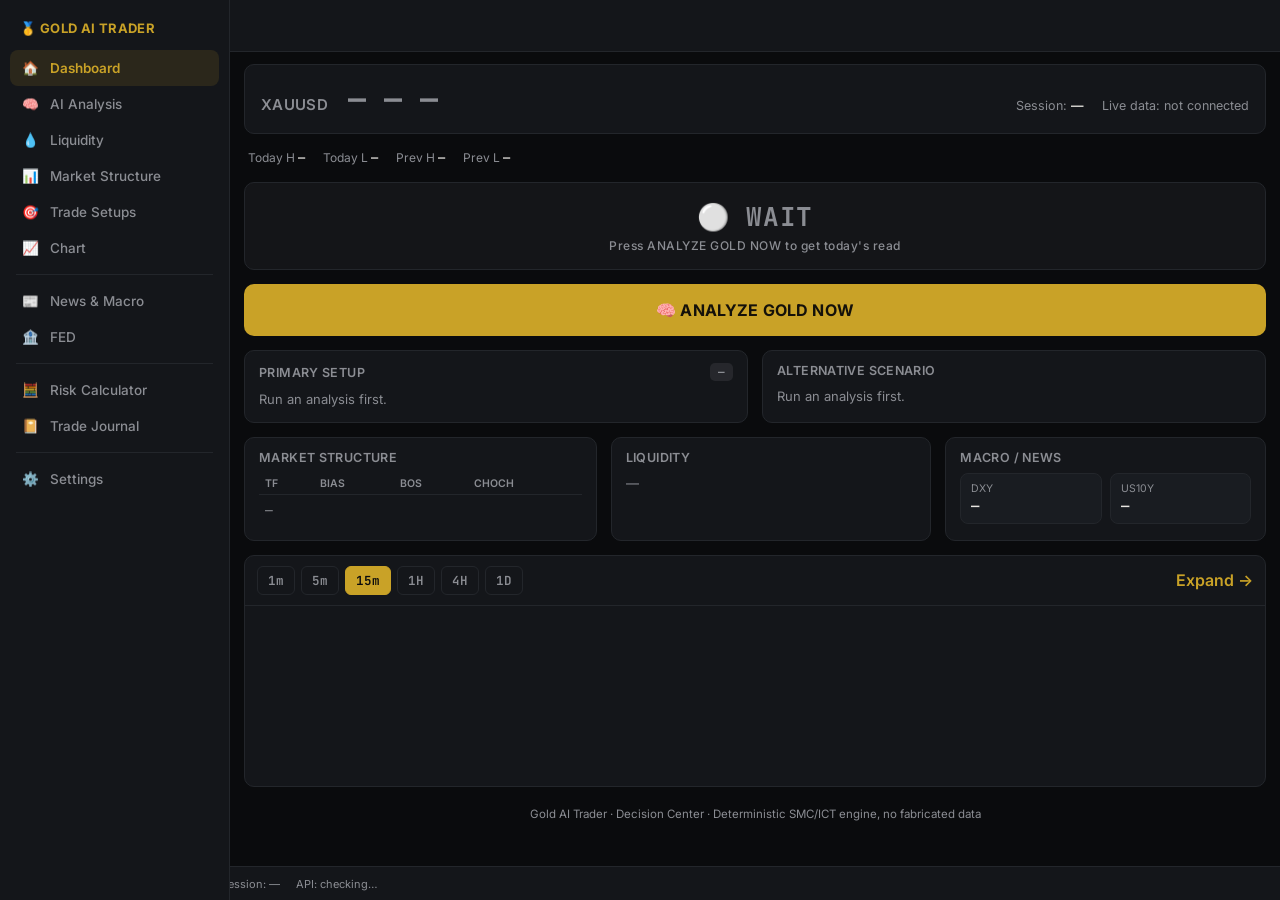
<file: index.html>
<!DOCTYPE html>
<html lang="en" dir="ltr">
<head>
<meta charset="UTF-8" />
<meta name="viewport" content="width=device-width, initial-scale=1, viewport-fit=cover, maximum-scale=1, user-scalable=no" />
<title>Gold AI Trader — Dashboard</title>
<meta name="description" content="XAUUSD SMC/ICT decision center" />

<link rel="manifest" href="manifest.json" />
<meta name="theme-color" content="#0A0B0D" />
<link rel="apple-touch-icon" href="icons/icon-192.png" />
<meta name="apple-mobile-web-app-capable" content="yes" />
<meta name="apple-mobile-web-app-status-bar-style" content="black-translucent" />
<meta name="apple-mobile-web-app-title" content="Gold AI" />

<link rel="stylesheet" href="styles.css" />
</head>
<body>

<div class="app-shell">

  <!-- ============ TOP TICKER ============ -->
  <section class="ticker" id="ticker">
    <span class="ticker__symbol">XAUUSD</span>
    <span class="ticker__price is-stale" id="price">— — —</span>
    <span class="ticker__change" id="change"></span>
    <div class="ticker__meta">
      <span>Session: <strong id="session">—</strong></span>
      <span id="data-source-note">Live data: not connected</span>
    </div>
  </section>

  <!-- ============ SLIM MARKET OVERVIEW STRIP ============ -->
  <div class="overview-strip" id="overview-strip">
    <span>Today H <strong id="day-high">—</strong></span>
    <span>Today L <strong id="day-low">—</strong></span>
    <span>Prev H <strong id="pdh">—</strong></span>
    <span>Prev L <strong id="pdl">—</strong></span>
  </div>

  <!-- ============ CURRENT ACTION (biggest visual element after price) ============ -->
  <div class="current-action wait" id="current-action">
    ⚪ WAIT
    <div class="sub" id="current-action-sub">Press ANALYZE GOLD NOW to get today's read</div>
  </div>

  <button class="analyze-btn" id="analyze-btn">🧠 ANALYZE GOLD NOW</button>

  <!-- ============ PRIMARY + ALTERNATIVE SETUP ============ -->
  <div class="scenario-grid" style="grid-template-columns:1fr 1fr;">
    <div class="compact-card">
      <h3>Primary Setup <span class="setup-score-badge grade-NOTRADE" id="primary-grade">—</span></h3>
      <div id="primary-setup-body" class="empty-state">Run an analysis first.</div>
    </div>
    <div class="compact-card">
      <h3>Alternative Scenario</h3>
      <div id="alt-setup-body" class="empty-state">Run an analysis first.</div>
    </div>
  </div>

  <!-- ============ STRUCTURE + LIQUIDITY + MACRO ============ -->
  <div class="scenario-grid" style="grid-template-columns:1.1fr 1fr 1fr;">
    <div class="compact-card">
      <h3>Market Structure</h3>
      <table class="structure-table" id="structure-mini-table">
        <thead><tr><th>TF</th><th>Bias</th><th>BOS</th><th>CHoCH</th></tr></thead>
        <tbody><tr><td colspan="4" class="empty-state">—</td></tr></tbody>
      </table>
    </div>
    <div class="compact-card">
      <h3>Liquidity</h3>
      <div id="liquidity-mini-body" class="empty-state">—</div>
    </div>
    <div class="compact-card">
      <h3>Macro / News</h3>
      <div class="macro-strip" id="macro-mini-strip">
        <div class="macro-chip"><div class="label">DXY</div><div class="value" id="dxy-value">—</div></div>
        <div class="macro-chip"><div class="label">US10Y</div><div class="value" id="us10y-value">—</div></div>
      </div>
      <div id="news-risk-mini"></div>
    </div>
  </div>

  <!-- ============ SMALL CHART (visual confirmation only, capped height) ============ -->
  <div class="panel">
    <div class="chart-panel__head">
      <div class="tf-group" id="tf-group">
        <button class="tf-btn" data-tf="1">1m</button>
        <button class="tf-btn" data-tf="5">5m</button>
        <button class="tf-btn active" data-tf="15">15m</button>
        <button class="tf-btn" data-tf="60">1H</button>
        <button class="tf-btn" data-tf="240">4H</button>
        <button class="tf-btn" data-tf="D">1D</button>
      </div>
      <a class="nav-link" href="chart.html">Expand →</a>
    </div>
    <div class="dashboard-chart-wrap"><div id="tv-chart"></div></div>
  </div>

  <footer class="app-footer">Gold AI Trader · Decision Center · Deterministic SMC/ICT engine, no fabricated data</footer>
</div>

<script src="https://s3.tradingview.com/tv.js"></script>
<script src="smc-engine.js"></script>
<script src="data.js"></script>
<script src="layout.js"></script>
<script src="app.js"></script>

<script>
Layout.mount('dashboard');
if ('serviceWorker' in navigator) {
  window.addEventListener('load', () => navigator.serviceWorker.register('sw.js').catch(() => {}));
}
</script>
</body>
</html>
</file>
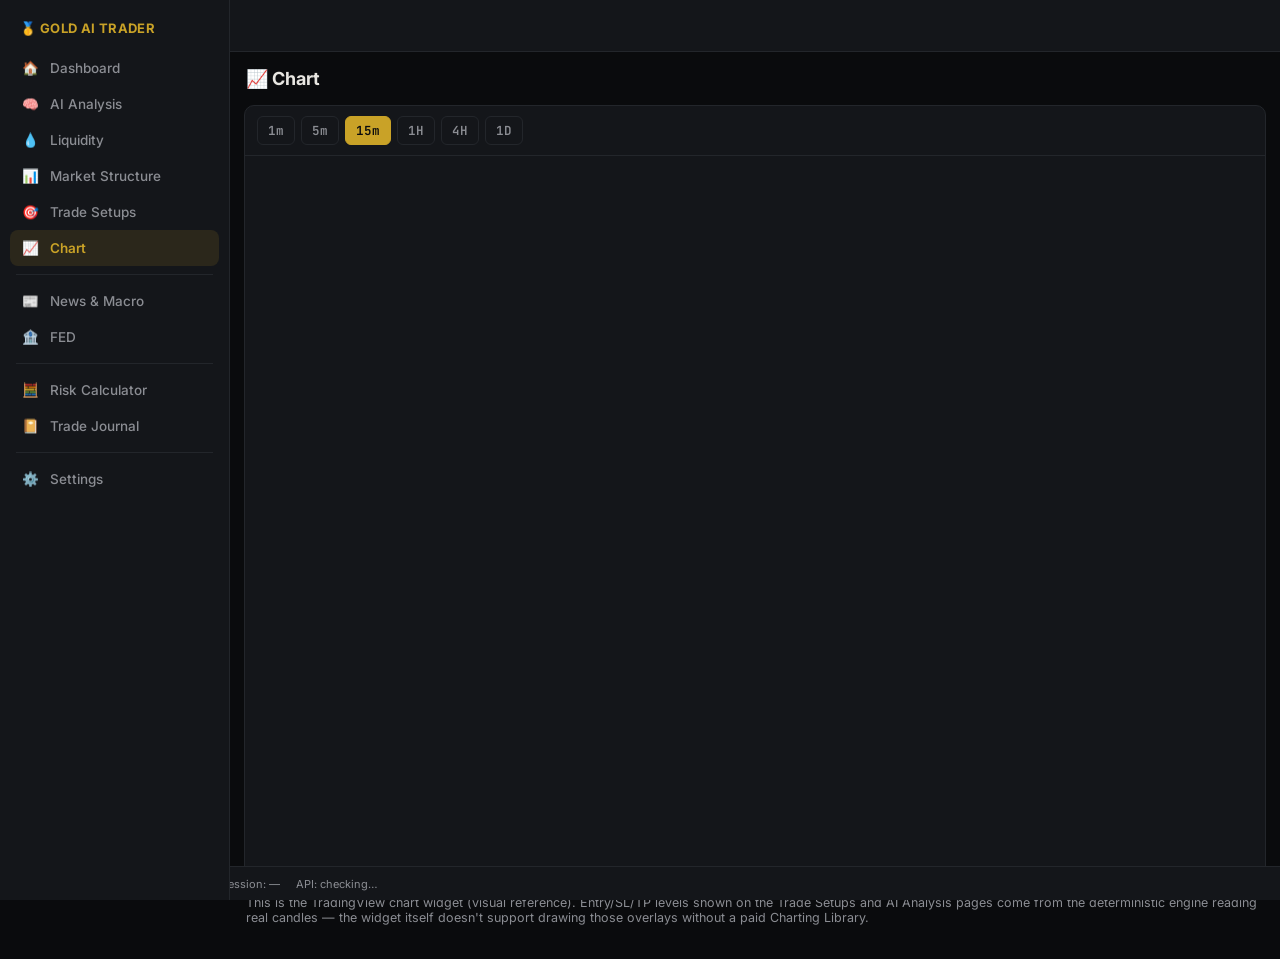
<file: chart.html>
<!DOCTYPE html>
<html lang="en" dir="ltr">
<head>
<meta charset="UTF-8" />
<meta name="viewport" content="width=device-width, initial-scale=1, viewport-fit=cover, maximum-scale=1, user-scalable=no" />
<title>Gold AI Trader — Chart</title>
<link rel="manifest" href="manifest.json" />
<meta name="theme-color" content="#0A0B0D" />
<link rel="apple-touch-icon" href="icons/icon-192.png" />
<meta name="apple-mobile-web-app-capable" content="yes" />
<link rel="stylesheet" href="styles.css" />
<style>#tv-chart-full { height: calc(100vh - var(--topbar-height) - var(--statusbar-height) - 90px); min-height: 420px; }</style>
</head>
<body>
<div class="app-shell">
  <div class="page-title">📈 Chart</div>
  <div class="panel chart-panel">
    <div class="chart-panel__head">
      <div class="tf-group" id="tf-group">
        <button class="tf-btn" data-tf="1">1m</button>
        <button class="tf-btn" data-tf="5">5m</button>
        <button class="tf-btn active" data-tf="15">15m</button>
        <button class="tf-btn" data-tf="60">1H</button>
        <button class="tf-btn" data-tf="240">4H</button>
        <button class="tf-btn" data-tf="D">1D</button>
      </div>
    </div>
    <div id="tv-chart-full"></div>
  </div>
  <p class="page-subtitle">This is the TradingView chart widget (visual reference). Entry/SL/TP levels shown on the Trade Setups and AI Analysis pages come from the deterministic engine reading real candles — the widget itself doesn't support drawing those overlays without a paid Charting Library.</p>
</div>
<script src="https://s3.tradingview.com/tv.js"></script>
<script src="smc-engine.js"></script>
<script src="data.js"></script>
<script src="layout.js"></script>
<script>
Layout.mount('chart');
if ('serviceWorker' in navigator) window.addEventListener('load', () => navigator.serviceWorker.register('sw.js').catch(() => {}));

function mountChart(interval) {
  document.getElementById('tv-chart-full').innerHTML = '';
  new TradingView.widget({
    autosize: true, symbol: 'OANDA:XAUUSD', interval, timezone: 'Etc/UTC', theme: 'dark', style: '1',
    locale: 'en', toolbar_bg: '#14161A', enable_publishing: false, hide_top_toolbar: false, hide_legend: false,
    save_image: false, container_id: 'tv-chart-full', backgroundColor: '#14161A', gridColor: 'rgba(255,255,255,0.05)'
  });
}
mountChart('15');
document.getElementById('tf-group').addEventListener('click', (e) => {
  const btn = e.target.closest('.tf-btn');
  if (!btn) return;
  document.querySelectorAll('.tf-btn').forEach(b => b.classList.remove('active'));
  btn.classList.add('active');
  mountChart(btn.dataset.tf);
});
</script>
</body>
</html>
</file>
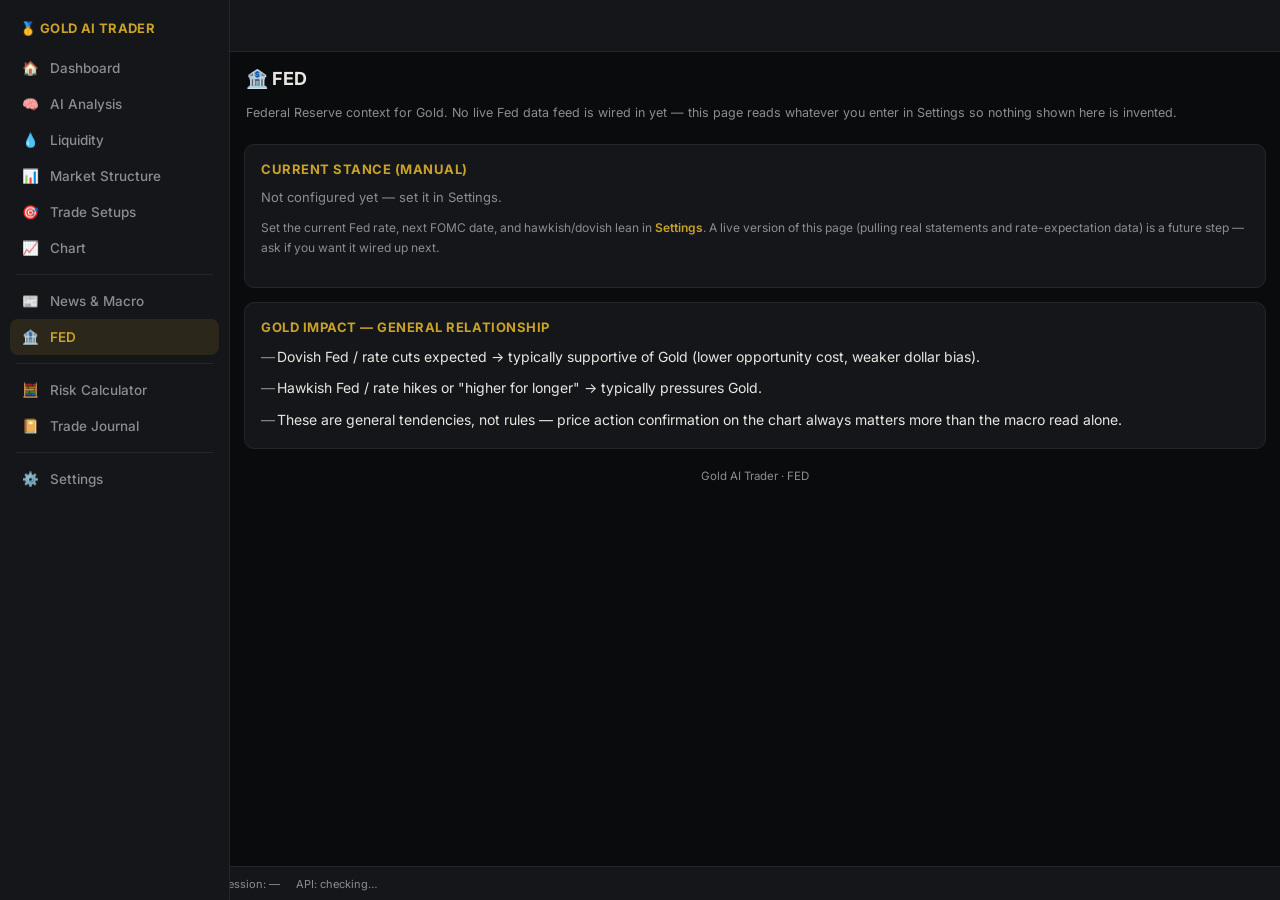
<file: fed.html>
<!DOCTYPE html>
<html lang="en" dir="ltr">
<head>
<meta charset="UTF-8" />
<meta name="viewport" content="width=device-width, initial-scale=1, viewport-fit=cover, maximum-scale=1, user-scalable=no" />
<title>Gold AI Trader — FED</title>
<link rel="manifest" href="manifest.json" />
<meta name="theme-color" content="#0A0B0D" />
<link rel="apple-touch-icon" href="icons/icon-192.png" />
<meta name="apple-mobile-web-app-capable" content="yes" />
<link rel="stylesheet" href="styles.css" />
</head>
<body>
<div class="app-shell">
  <div class="page-title">🏦 FED</div>
  <div class="page-subtitle">Federal Reserve context for Gold. No live Fed data feed is wired in yet — this page reads whatever you enter in Settings so nothing shown here is invented.</div>

  <div class="panel narrative-panel">
    <h2>Current stance (manual)</h2>
    <div id="fed-body" class="empty-state">Loading…</div>
    <p style="font-size:12px; color:var(--text-dim); margin-top:10px;">
      Set the current Fed rate, next FOMC date, and hawkish/dovish lean in
      <a class="nav-link" href="settings.html">Settings</a>. A live version of this page
      (pulling real statements and rate-expectation data) is a future step — ask if you want
      it wired up next.
    </p>
  </div>

  <div class="panel narrative-panel">
    <h2>Gold impact — general relationship</h2>
    <ul class="narrative-list">
      <li>Dovish Fed / rate cuts expected → typically supportive of Gold (lower opportunity cost, weaker dollar bias).</li>
      <li>Hawkish Fed / rate hikes or "higher for longer" → typically pressures Gold.</li>
      <li>These are general tendencies, not rules — price action confirmation on the chart always matters more than the macro read alone.</li>
    </ul>
  </div>

  <footer class="app-footer">Gold AI Trader · FED</footer>
</div>
<script src="smc-engine.js"></script>
<script src="data.js"></script>
<script src="layout.js"></script>
<script>
Layout.mount('fed');
if ('serviceWorker' in navigator) window.addEventListener('load', () => navigator.serviceWorker.register('sw.js').catch(() => {}));

function load() {
  const raw = localStorage.getItem('goldAiTrader.fedContext');
  const box = document.getElementById('fed-body');
  if (!raw) { box.textContent = 'Not configured yet — set it in Settings.'; return; }
  try {
    const fed = JSON.parse(raw);
    box.innerHTML = `
      <div class="liquidity-row"><span>Current Fed Funds Rate</span><span class="val">${fed.rate || '—'}</span></div>
      <div class="liquidity-row"><span>Next FOMC</span><span class="val">${fed.nextFomc || '—'}</span></div>
      <div class="liquidity-row"><span>Bias</span><span class="val">${fed.bias || '—'}</span></div>
      <div class="liquidity-row"><span>Notes</span><span class="val">${fed.notes || '—'}</span></div>`;
  } catch (e) { box.textContent = 'Not configured yet — set it in Settings.'; }
  Layout.setStatusBar({ apiOk: true, lastUpdateText: 'just now' });
}
load();
</script>
</body>
</html>
</file>
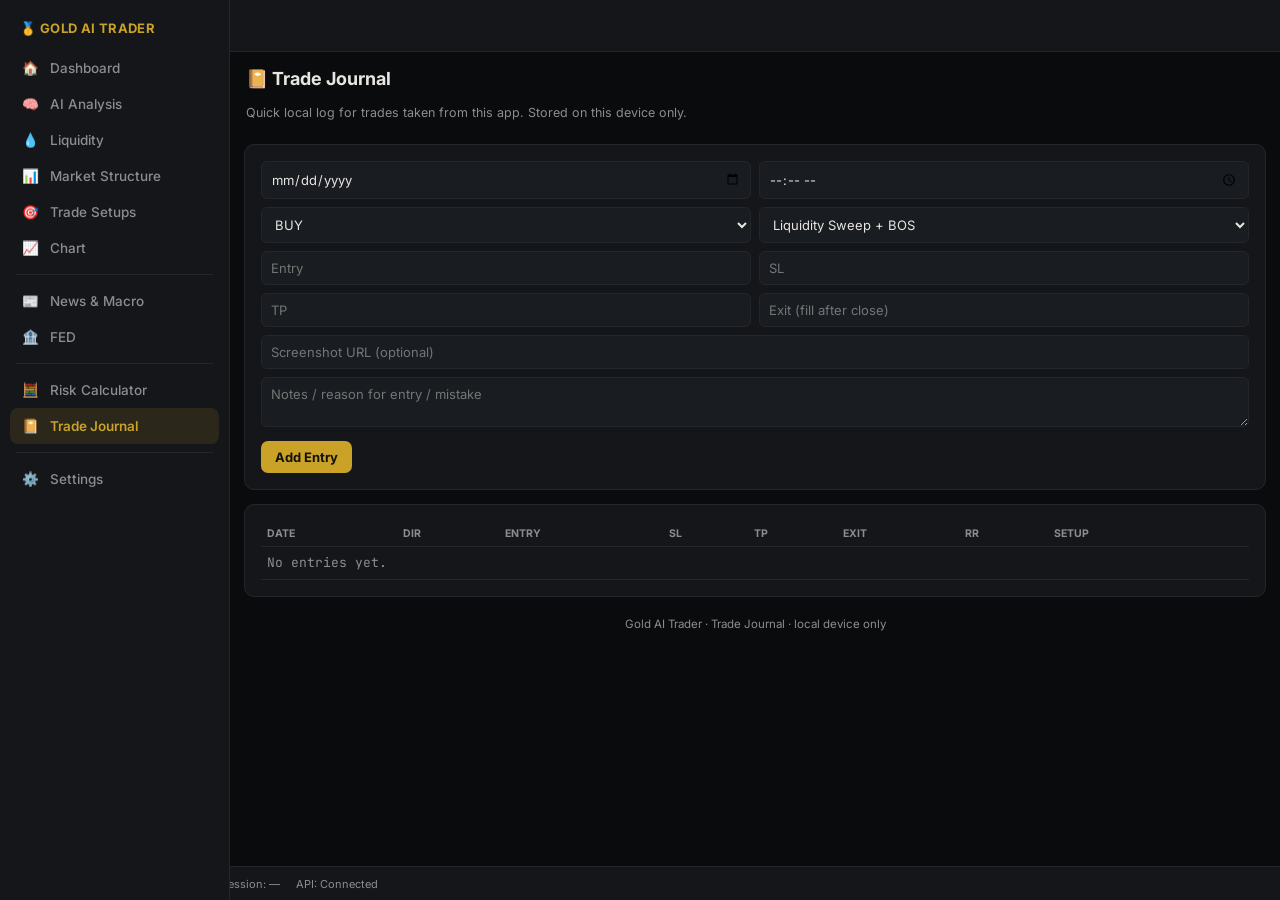
<file: journal.html>
<!DOCTYPE html>
<html lang="en" dir="ltr">
<head>
<meta charset="UTF-8" />
<meta name="viewport" content="width=device-width, initial-scale=1, viewport-fit=cover, maximum-scale=1, user-scalable=no" />
<title>Gold AI Trader — Trade Journal</title>
<link rel="manifest" href="manifest.json" />
<meta name="theme-color" content="#0A0B0D" />
<link rel="apple-touch-icon" href="icons/icon-192.png" />
<meta name="apple-mobile-web-app-capable" content="yes" />
<link rel="stylesheet" href="styles.css" />
</head>
<body>
<div class="app-shell">
  <div class="page-title">📔 Trade Journal</div>
  <div class="page-subtitle">Quick local log for trades taken from this app. Stored on this device only.</div>

  <div class="panel narrative-panel">
    <div class="journal-form">
      <input type="date" id="j-date" />
      <input type="time" id="j-time" />
      <select id="j-direction"><option value="BUY">BUY</option><option value="SELL">SELL</option></select>
      <select id="j-setup"><option>Liquidity Sweep + BOS</option><option>FVG Retest</option><option>OB Retest</option><option>Other</option></select>
      <input type="number" step="0.01" id="j-entry" placeholder="Entry" />
      <input type="number" step="0.01" id="j-sl" placeholder="SL" />
      <input type="number" step="0.01" id="j-tp" placeholder="TP" />
      <input type="number" step="0.01" id="j-exit" placeholder="Exit (fill after close)" />
      <input type="text" id="j-screenshot" placeholder="Screenshot URL (optional)" class="full" />
      <textarea id="j-notes" placeholder="Notes / reason for entry / mistake"></textarea>
    </div>
    <button class="small-btn" id="j-add">Add Entry</button>
  </div>

  <div class="panel narrative-panel">
    <table class="journal-table" id="journal-table">
      <thead><tr><th>Date</th><th>Dir</th><th>Entry</th><th>SL</th><th>TP</th><th>Exit</th><th>RR</th><th>Setup</th><th></th></tr></thead>
      <tbody></tbody>
    </table>
  </div>

  <footer class="app-footer">Gold AI Trader · Trade Journal · local device only</footer>
</div>
<script src="layout.js"></script>
<script>
Layout.mount('journal');
if ('serviceWorker' in navigator) window.addEventListener('load', () => navigator.serviceWorker.register('sw.js').catch(() => {}));

const KEY = 'goldAiTrader.journal';
function load() { try { return JSON.parse(localStorage.getItem(KEY) || '[]'); } catch (e) { return []; } }
function save(entries) { localStorage.setItem(KEY, JSON.stringify(entries)); }

function render() {
  const entries = load().sort((a, b) => (b.date + b.time).localeCompare(a.date + a.time));
  const tbody = document.querySelector('#journal-table tbody');
  tbody.innerHTML = entries.map((e, i) => {
    const rr = (e.entry && e.sl && e.tp) ? (Math.abs(e.tp - e.entry) / Math.abs(e.entry - e.sl)).toFixed(2) : '—';
    return `<tr>
      <td>${e.date} ${e.time || ''}</td>
      <td class="${e.direction === 'BUY' ? 'dir-buy' : 'dir-sell'}">${e.direction}</td>
      <td>${e.entry ?? '—'}</td><td>${e.sl ?? '—'}</td><td>${e.tp ?? '—'}</td><td>${e.exit ?? '—'}</td>
      <td>${rr}</td><td>${e.setup}</td>
      <td><button class="small-btn secondary" data-del="${i}" style="padding:4px 8px; font-size:11px;">✕</button></td>
    </tr>`;
  }).join('') || '<tr><td colspan="9" class="empty-state">No entries yet.</td></tr>';

  tbody.querySelectorAll('[data-del]').forEach(btn => btn.addEventListener('click', () => {
    const idx = entries.indexOf(entries[parseInt(btn.dataset.del, 10)]);
    const all = load();
    const target = entries[parseInt(btn.dataset.del, 10)];
    save(all.filter(e => e !== target));
    render();
  }));
}

document.getElementById('j-add').addEventListener('click', () => {
  const entry = {
    date: document.getElementById('j-date').value || new Date().toISOString().slice(0, 10),
    time: document.getElementById('j-time').value,
    direction: document.getElementById('j-direction').value,
    setup: document.getElementById('j-setup').value,
    entry: parseFloat(document.getElementById('j-entry').value) || null,
    sl: parseFloat(document.getElementById('j-sl').value) || null,
    tp: parseFloat(document.getElementById('j-tp').value) || null,
    exit: parseFloat(document.getElementById('j-exit').value) || null,
    screenshot: document.getElementById('j-screenshot').value,
    notes: document.getElementById('j-notes').value
  };
  const entries = load();
  entries.push(entry);
  save(entries);
  ['j-entry', 'j-sl', 'j-tp', 'j-exit', 'j-screenshot', 'j-notes'].forEach(id => document.getElementById(id).value = '');
  render();
});

render();
Layout.setStatusBar({ apiOk: true });
</script>
</body>
</html>
</file>
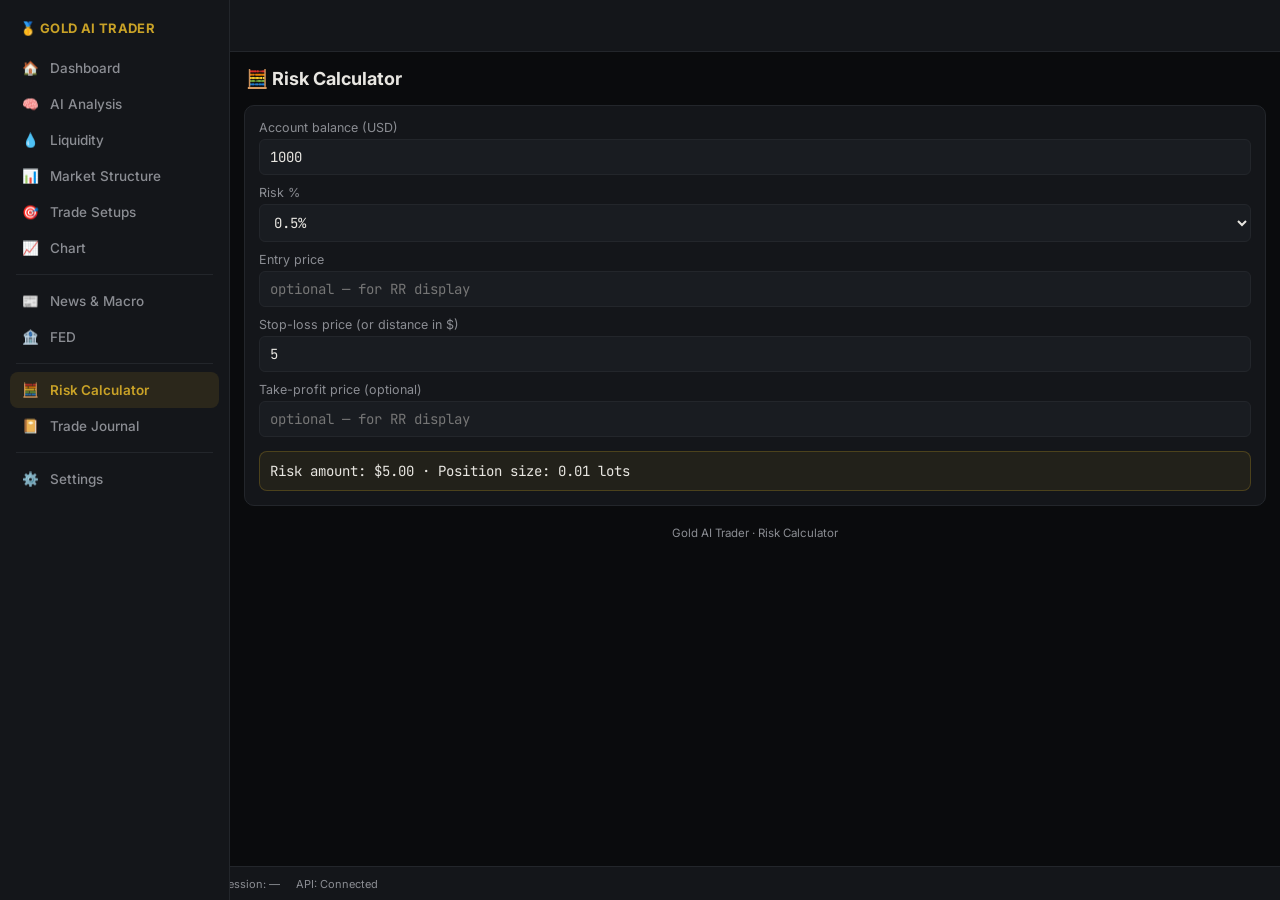
<file: risk.html>
<!DOCTYPE html>
<html lang="en" dir="ltr">
<head>
<meta charset="UTF-8" />
<meta name="viewport" content="width=device-width, initial-scale=1, viewport-fit=cover, maximum-scale=1, user-scalable=no" />
<title>Gold AI Trader — Risk Calculator</title>
<link rel="manifest" href="manifest.json" />
<meta name="theme-color" content="#0A0B0D" />
<link rel="apple-touch-icon" href="icons/icon-192.png" />
<meta name="apple-mobile-web-app-capable" content="yes" />
<link rel="stylesheet" href="styles.css" />
</head>
<body>
<div class="app-shell">
  <div class="page-title">🧮 Risk Calculator</div>
  <div class="panel calc-panel">
    <div class="calc-row">
      <label for="calc-balance">Account balance (USD)</label>
      <input type="number" id="calc-balance" value="1000" min="0" />
    </div>
    <div class="calc-row">
      <label for="calc-risk">Risk %</label>
      <select id="calc-risk">
        <option value="0.25">0.25%</option>
        <option value="0.5" selected>0.5%</option>
        <option value="1">1%</option>
      </select>
    </div>
    <div class="calc-row">
      <label for="calc-entry">Entry price</label>
      <input type="number" id="calc-entry" value="" placeholder="optional — for RR display" />
    </div>
    <div class="calc-row">
      <label for="calc-sl">Stop-loss price (or distance in $)</label>
      <input type="number" id="calc-sl" value="5" min="0" step="0.1" />
    </div>
    <div class="calc-row">
      <label for="calc-tp">Take-profit price (optional)</label>
      <input type="number" id="calc-tp" value="" placeholder="optional — for RR display" />
    </div>
    <div class="calc-result" id="calc-result">—</div>
  </div>
  <footer class="app-footer">Gold AI Trader · Risk Calculator</footer>
</div>
<script src="layout.js"></script>
<script>
Layout.mount('risk');
if ('serviceWorker' in navigator) window.addEventListener('load', () => navigator.serviceWorker.register('sw.js').catch(() => {}));

function updateCalc() {
  const balance = parseFloat(document.getElementById('calc-balance').value) || 0;
  const riskPct = parseFloat(document.getElementById('calc-risk').value) || 0;
  const entry = parseFloat(document.getElementById('calc-entry').value);
  const slInput = parseFloat(document.getElementById('calc-sl').value) || 0;
  const tp = parseFloat(document.getElementById('calc-tp').value);
  const riskAmount = balance * (riskPct / 100);
  const resultEl = document.getElementById('calc-result');

  // If entry is given, treat SL field as a price; otherwise treat it as a raw $ distance.
  const slDistance = (!isNaN(entry) && slInput > 0 && Math.abs(entry - slInput) < entry) ? Math.abs(entry - slInput) : slInput;

  if (slDistance <= 0) {
    resultEl.textContent = `Risk amount: $${riskAmount.toFixed(2)} · Enter a stop-loss to size the position`;
    return;
  }
  const lots = riskAmount / (slDistance * 100); // XAUUSD: 1 standard lot = 100 oz
  let rrText = '';
  if (!isNaN(entry) && !isNaN(tp)) {
    const reward = Math.abs(tp - entry);
    const rr = slDistance > 0 ? (reward / slDistance).toFixed(2) : '—';
    rrText = ` · RR 1:${rr} · Potential profit $${(reward * 100 * lots).toFixed(2)}`;
  }
  resultEl.textContent = `Risk amount: $${riskAmount.toFixed(2)} · Position size: ${lots.toFixed(2)} lots${rrText}`;
}
['calc-balance', 'calc-risk', 'calc-entry', 'calc-sl', 'calc-tp'].forEach(id =>
  document.getElementById(id).addEventListener('input', updateCalc)
);
updateCalc();
Layout.setStatusBar({ apiOk: true });
</script>
</body>
</html>
</file>
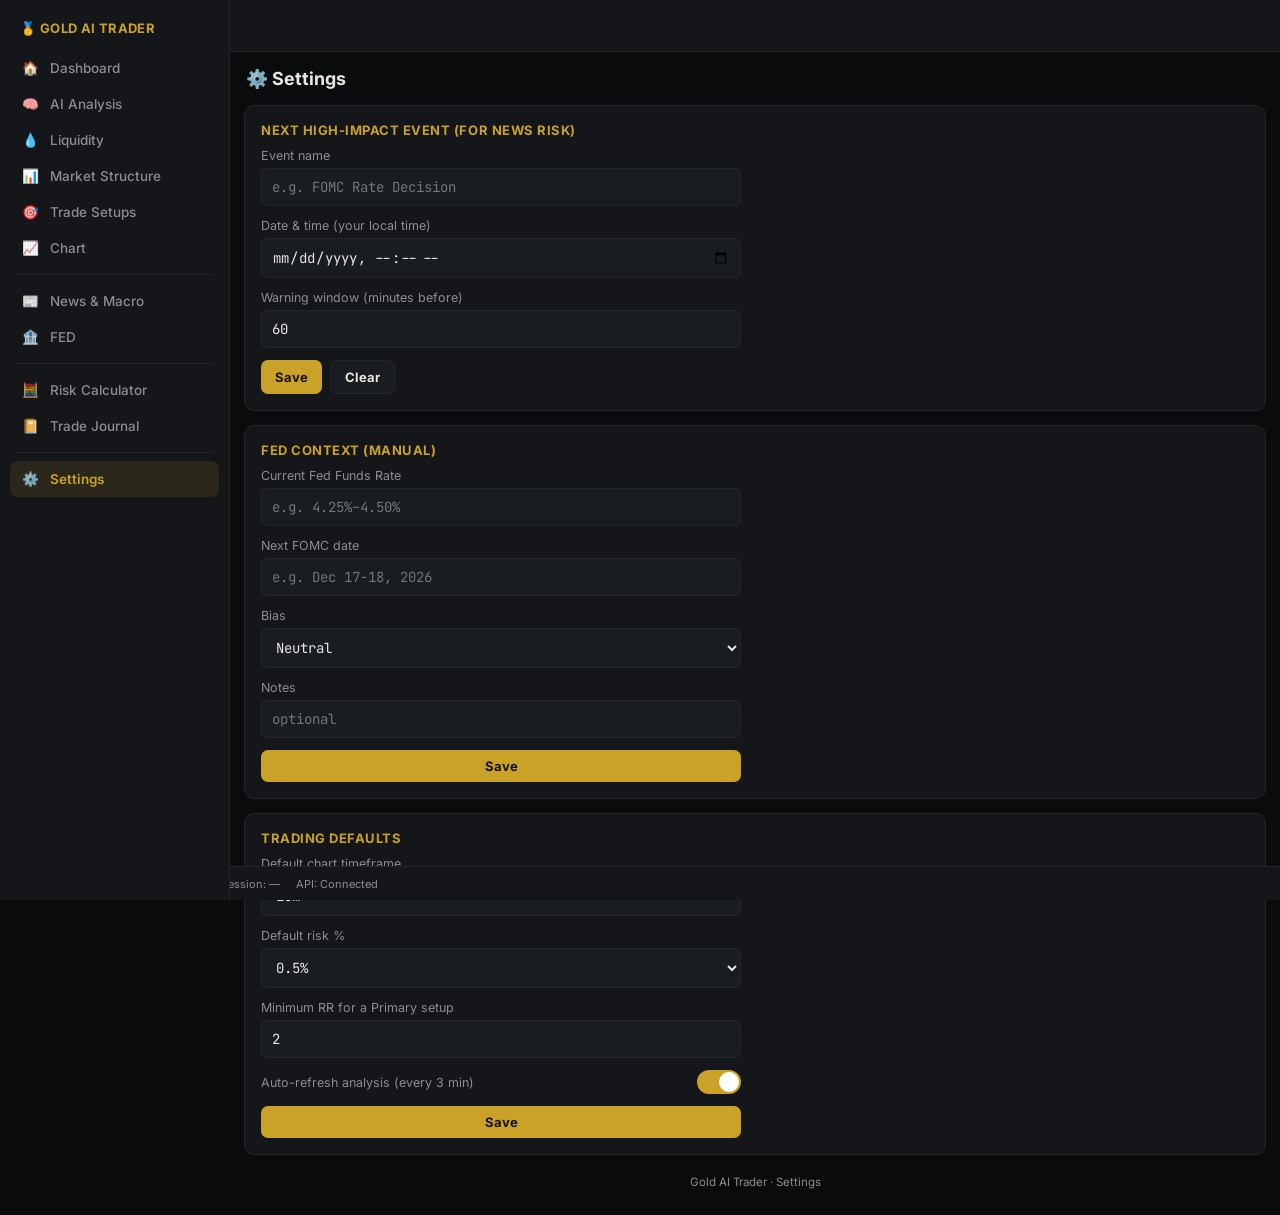
<file: settings.html>
<!DOCTYPE html>
<html lang="en" dir="ltr">
<head>
<meta charset="UTF-8" />
<meta name="viewport" content="width=device-width, initial-scale=1, viewport-fit=cover, maximum-scale=1, user-scalable=no" />
<title>Gold AI Trader — Settings</title>
<link rel="manifest" href="manifest.json" />
<meta name="theme-color" content="#0A0B0D" />
<link rel="apple-touch-icon" href="icons/icon-192.png" />
<meta name="apple-mobile-web-app-capable" content="yes" />
<link rel="stylesheet" href="styles.css" />
</head>
<body>
<div class="app-shell">
  <div class="page-title">⚙️ Settings</div>

  <div class="panel narrative-panel">
    <h2>Next high-impact event (for News Risk)</h2>
    <div class="settings-form">
      <div class="settings-row"><label>Event name</label><input type="text" id="s-event-name" placeholder="e.g. FOMC Rate Decision" /></div>
      <div class="settings-row"><label>Date & time (your local time)</label><input type="datetime-local" id="s-event-time" /></div>
      <div class="settings-row"><label>Warning window (minutes before)</label><input type="number" id="s-window" value="60" min="5" /></div>
      <div style="display:flex; gap:8px;">
        <button class="small-btn" id="s-save-event">Save</button>
        <button class="small-btn secondary" id="s-clear-event">Clear</button>
      </div>
    </div>
  </div>

  <div class="panel narrative-panel">
    <h2>Fed context (manual)</h2>
    <div class="settings-form">
      <div class="settings-row"><label>Current Fed Funds Rate</label><input type="text" id="s-fed-rate" placeholder="e.g. 4.25%–4.50%" /></div>
      <div class="settings-row"><label>Next FOMC date</label><input type="text" id="s-fed-fomc" placeholder="e.g. Dec 17-18, 2026" /></div>
      <div class="settings-row"><label>Bias</label>
        <select id="s-fed-bias"><option>Neutral</option><option>Hawkish</option><option>Dovish</option></select>
      </div>
      <div class="settings-row"><label>Notes</label><input type="text" id="s-fed-notes" placeholder="optional" /></div>
      <button class="small-btn" id="s-save-fed">Save</button>
    </div>
  </div>

  <div class="panel narrative-panel">
    <h2>Trading defaults</h2>
    <div class="settings-form">
      <div class="settings-row"><label>Default chart timeframe</label>
        <select id="s-default-tf"><option value="15">15m</option><option value="5">5m</option><option value="60">1H</option><option value="240">4H</option><option value="D">1D</option></select>
      </div>
      <div class="settings-row"><label>Default risk %</label>
        <select id="s-default-risk"><option value="0.25">0.25%</option><option value="0.5" selected>0.5%</option><option value="1">1%</option></select>
      </div>
      <div class="settings-row"><label>Minimum RR for a Primary setup</label><input type="number" id="s-min-rr" value="2" step="0.1" min="0" /></div>
      <div class="settings-row toggle-row">
        <label>Auto-refresh analysis (every 3 min)</label>
        <button class="toggle-switch" id="s-toggle-autorefresh"><span class="knob"></span></button>
      </div>
      <button class="small-btn" id="s-save-defaults">Save</button>
    </div>
  </div>

  <footer class="app-footer">Gold AI Trader · Settings</footer>
</div>
<script src="layout.js"></script>
<script>
Layout.mount('settings');
if ('serviceWorker' in navigator) window.addEventListener('load', () => navigator.serviceWorker.register('sw.js').catch(() => {}));

// --- News event ---
function loadEvent() {
  const raw = localStorage.getItem('goldAiTrader.nextHighImpactEvent');
  if (raw) {
    try {
      const e = JSON.parse(raw);
      document.getElementById('s-event-name').value = e.name || '';
      document.getElementById('s-event-time').value = e.time ? e.time.slice(0, 16) : '';
    } catch (err) {}
  }
  document.getElementById('s-window').value = localStorage.getItem('goldAiTrader.newsWarningMinutes') || '60';
}
document.getElementById('s-save-event').addEventListener('click', () => {
  const name = document.getElementById('s-event-name').value.trim();
  const time = document.getElementById('s-event-time').value;
  if (name && time) {
    localStorage.setItem('goldAiTrader.nextHighImpactEvent', JSON.stringify({ name, time: new Date(time).toISOString() }));
  }
  localStorage.setItem('goldAiTrader.newsWarningMinutes', document.getElementById('s-window').value);
});
document.getElementById('s-clear-event').addEventListener('click', () => {
  localStorage.removeItem('goldAiTrader.nextHighImpactEvent');
  document.getElementById('s-event-name').value = '';
  document.getElementById('s-event-time').value = '';
});

// --- Fed context ---
function loadFed() {
  const raw = localStorage.getItem('goldAiTrader.fedContext');
  if (!raw) return;
  try {
    const f = JSON.parse(raw);
    document.getElementById('s-fed-rate').value = f.rate || '';
    document.getElementById('s-fed-fomc').value = f.nextFomc || '';
    document.getElementById('s-fed-bias').value = f.bias || 'Neutral';
    document.getElementById('s-fed-notes').value = f.notes || '';
  } catch (e) {}
}
document.getElementById('s-save-fed').addEventListener('click', () => {
  localStorage.setItem('goldAiTrader.fedContext', JSON.stringify({
    rate: document.getElementById('s-fed-rate').value,
    nextFomc: document.getElementById('s-fed-fomc').value,
    bias: document.getElementById('s-fed-bias').value,
    notes: document.getElementById('s-fed-notes').value
  }));
});

// --- Trading defaults ---
function loadDefaults() {
  document.getElementById('s-default-tf').value = localStorage.getItem('goldAiTrader.defaultTf') || '15';
  document.getElementById('s-default-risk').value = localStorage.getItem('goldAiTrader.defaultRisk') || '0.5';
  document.getElementById('s-min-rr').value = localStorage.getItem('goldAiTrader.minRR') || '2';
  const auto = localStorage.getItem('goldAiTrader.autoRefresh') !== 'false';
  document.getElementById('s-toggle-autorefresh').classList.toggle('on', auto);
}
document.getElementById('s-toggle-autorefresh').addEventListener('click', function () {
  const isOn = this.classList.toggle('on');
  localStorage.setItem('goldAiTrader.autoRefresh', String(isOn));
});
document.getElementById('s-save-defaults').addEventListener('click', () => {
  localStorage.setItem('goldAiTrader.defaultTf', document.getElementById('s-default-tf').value);
  localStorage.setItem('goldAiTrader.defaultRisk', document.getElementById('s-default-risk').value);
  localStorage.setItem('goldAiTrader.minRR', document.getElementById('s-min-rr').value);
});

loadEvent(); loadFed(); loadDefaults();
Layout.setStatusBar({ apiOk: true });
</script>
</body>
</html>
</file>
<file: styles.css>
@import url('https://fonts.googleapis.com/css2?family=Inter:wght@400;500;600;700&family=JetBrains+Mono:wght@400;500;700&display=swap');

:root {
  --bg: #0A0B0D;
  --panel: #14161A;
  --panel-raised: #191C21;
  --border: #23262B;
  --text: #E8E6E1;
  --text-dim: #8B8D93;
  --gold: #C9A227;
  --gold-dim: #8C7220;
  --bull: #3DDC84;
  --bear: #E5484D;
  --wait: #8B8D93;
  --radius: 10px;
  --font-ui: 'Inter', -apple-system, BlinkMacSystemFont, sans-serif;
  --font-num: 'JetBrains Mono', ui-monospace, monospace;
}

* { box-sizing: border-box; }
html, body { height: 100%; }

body {
  margin: 0;
  background: var(--bg);
  color: var(--text);
  font-family: var(--font-ui);
  -webkit-font-smoothing: antialiased;
  padding-bottom: env(safe-area-inset-bottom);
}

button { font-family: inherit; }
:focus-visible { outline: 2px solid var(--gold); outline-offset: 2px; }

.app-shell {
  max-width: 1400px;
  margin: 0 auto;
  padding: 12px 14px calc(24px + env(safe-area-inset-bottom));
  display: flex;
  flex-direction: column;
  gap: 14px;
}

/* ---------- Top status bar ---------- */
.ticker {
  background: var(--panel);
  border: 1px solid var(--border);
  border-radius: var(--radius);
  padding: 14px 16px;
  display: flex;
  flex-wrap: wrap;
  align-items: baseline;
  gap: 8px 20px;
}

.ticker__symbol {
  font-size: 15px;
  letter-spacing: 0.02em;
  color: var(--text-dim);
  font-weight: 600;
}

.ticker__price {
  font-family: var(--font-num);
  font-size: 30px;
  font-weight: 700;
  color: var(--text);
}

.ticker__price.is-stale { color: var(--text-dim); }

.ticker__change {
  font-family: var(--font-num);
  font-size: 14px;
  font-weight: 500;
}
.ticker__change.up { color: var(--bull); }
.ticker__change.down { color: var(--bear); }

.ticker__meta {
  margin-left: auto;
  display: flex;
  gap: 18px;
  flex-wrap: wrap;
  font-size: 12.5px;
  color: var(--text-dim);
  align-items: center;
}
.ticker__meta strong { color: var(--text); font-weight: 600; }
.nav-link { color: var(--gold); text-decoration: none; font-weight: 600; }
.nav-link:hover { text-decoration: underline; }

.analysis-link {
  display: block;
  margin-top: 12px;
  color: var(--gold);
  text-decoration: none;
  font-size: 12.5px;
  font-weight: 600;
}
.analysis-link:hover { text-decoration: underline; }

.dot { width: 7px; height: 7px; border-radius: 50%; display: inline-block; margin-inline-end: 5px; }
.dot.open { background: var(--bull); }
.dot.closed { background: var(--bear); }

/* ---------- Levels strip ---------- */
.levels {
  display: grid;
  grid-template-columns: repeat(4, 1fr);
  gap: 10px;
}
.level-card {
  background: var(--panel);
  border: 1px solid var(--border);
  border-radius: var(--radius);
  padding: 10px 12px;
}
.level-card .label { font-size: 11px; color: var(--text-dim); text-transform: none; }
.level-card .value { font-family: var(--font-num); font-size: 17px; font-weight: 600; margin-top: 3px; }

/* ---------- Main grid: chart + analysis ---------- */
.main-grid {
  display: grid;
  grid-template-columns: 1fr;
  gap: 14px;
}
@media (min-width: 900px) {
  .main-grid { grid-template-columns: 1.7fr 1fr; align-items: start; }
}

.panel {
  background: var(--panel);
  border: 1px solid var(--border);
  border-radius: var(--radius);
  overflow: hidden;
}

.chart-panel__head {
  display: flex;
  align-items: center;
  justify-content: space-between;
  padding: 10px 12px;
  border-bottom: 1px solid var(--border);
}

.tf-group { display: flex; gap: 6px; }
.tf-btn {
  background: transparent;
  color: var(--text-dim);
  border: 1px solid var(--border);
  border-radius: 6px;
  padding: 5px 10px;
  font-size: 12.5px;
  font-weight: 600;
  cursor: pointer;
  font-family: var(--font-num);
}
.tf-btn.active { color: var(--bg); background: var(--gold); border-color: var(--gold); }

#tv-chart { height: 420px; width: 100%; }
@media (min-width: 900px) { #tv-chart { height: 560px; } }

/* ---------- Analysis panel ---------- */
.analysis-panel { padding: 14px; display: flex; flex-direction: column; gap: 14px; }

.analyze-btn {
  width: 100%;
  padding: 16px;
  border-radius: var(--radius);
  border: none;
  background: var(--gold);
  color: #14110A;
  font-size: 16px;
  font-weight: 700;
  cursor: pointer;
  letter-spacing: 0.01em;
  transition: transform 0.08s ease, background 0.15s ease;
}
.analyze-btn:hover { background: #DDB531; }
.analyze-btn:active { transform: scale(0.98); }
.analyze-btn:disabled { background: var(--panel-raised); color: var(--text-dim); cursor: wait; }

.signal-card {
  border: 1px solid var(--border);
  border-radius: var(--radius);
  padding: 16px;
  background: var(--panel-raised);
}

.signal-badge {
  display: inline-flex;
  align-items: center;
  gap: 8px;
  font-family: var(--font-num);
  font-weight: 700;
  font-size: 20px;
  padding: 6px 14px;
  border-radius: 8px;
  margin-bottom: 12px;
}
.signal-badge.buy { color: var(--bull); background: rgba(61,220,132,0.1); border: 1px solid rgba(61,220,132,0.35); }
.signal-badge.sell { color: var(--bear); background: rgba(229,72,77,0.1); border: 1px solid rgba(229,72,77,0.35); }
.signal-badge.wait { color: var(--wait); background: rgba(139,141,147,0.1); border: 1px solid rgba(139,141,147,0.35); }

.trade-grid {
  display: grid;
  grid-template-columns: 1fr 1fr;
  gap: 10px;
  margin-top: 8px;
}
.trade-field .label { font-size: 11.5px; color: var(--text-dim); }
.trade-field .value { font-family: var(--font-num); font-size: 15px; font-weight: 600; margin-top: 2px; }

.reason-list {
  list-style: none;
  margin: 12px 0 0;
  padding: 0;
  display: flex;
  flex-direction: column;
  gap: 6px;
  font-size: 13px;
  color: var(--text-dim);
}

.confidence-bar {
  height: 6px;
  border-radius: 3px;
  background: var(--border);
  overflow: hidden;
  margin-top: 10px;
}
.confidence-bar__fill { height: 100%; background: var(--gold); }

/* ---------- Risk calculator ---------- */
.calc-panel { padding: 14px; display: flex; flex-direction: column; gap: 10px; }
.calc-panel h3 { margin: 0 0 2px; font-size: 14px; color: var(--text-dim); font-weight: 600; }
.calc-row { display: flex; flex-direction: column; gap: 4px; }
.calc-row label { font-size: 12.5px; color: var(--text-dim); }
.calc-row input, .calc-row select {
  background: var(--panel-raised);
  border: 1px solid var(--border);
  color: var(--text);
  border-radius: 6px;
  padding: 8px 10px;
  font-family: var(--font-num);
  font-size: 14px;
}
.calc-result {
  margin-top: 4px;
  padding: 10px;
  border-radius: 8px;
  background: rgba(201,162,39,0.08);
  border: 1px solid rgba(201,162,39,0.25);
  font-family: var(--font-num);
  font-size: 14px;
}

.empty-state {
  font-size: 13px;
  color: var(--text-dim);
  line-height: 1.6;
}
.empty-state a { color: var(--gold); }

footer.app-footer {
  text-align: center;
  font-size: 11.5px;
  color: var(--text-dim);
  padding: 6px 0 2px;
}

/* ---------- Analysis page ---------- */
.narrative-panel { padding: 16px; }
.narrative-panel h2 {
  font-size: 13px;
  color: var(--gold);
  text-transform: uppercase;
  letter-spacing: 0.04em;
  margin: 0 0 10px;
  font-weight: 700;
}
.narrative-panel p, .narrative-panel li {
  font-size: 14px;
  line-height: 1.7;
  color: var(--text);
}
.narrative-list { list-style: none; margin: 0; padding: 0; display: flex; flex-direction: column; gap: 8px; }
.narrative-list li { padding-left: 16px; position: relative; }
.narrative-list li::before { content: '—'; position: absolute; left: 0; color: var(--text-dim); }

.tf-bias-row {
  display: flex;
  gap: 8px;
  flex-wrap: wrap;
  margin-top: 10px;
}
.tf-bias-chip {
  font-family: var(--font-num);
  font-size: 12px;
  font-weight: 700;
  padding: 5px 10px;
  border-radius: 6px;
  border: 1px solid var(--border);
}
.tf-bias-chip.bullish { color: var(--bull); border-color: rgba(61,220,132,0.4); background: rgba(61,220,132,0.08); }
.tf-bias-chip.bearish { color: var(--bear); border-color: rgba(229,72,77,0.4); background: rgba(229,72,77,0.08); }
.tf-bias-chip.mixed, .tf-bias-chip.neutral { color: var(--text-dim); }

.scenario-grid {
  display: grid;
  grid-template-columns: 1fr;
  gap: 14px;
}
@media (min-width: 700px) { .scenario-grid { grid-template-columns: 1fr 1fr; } }

.scenario-card {
  border: 1px solid var(--border);
  border-radius: var(--radius);
  padding: 14px;
  background: var(--panel-raised);
}
.scenario-card.bullish { border-top: 3px solid var(--bull); }
.scenario-card.bearish { border-top: 3px solid var(--bear); }
.scenario-card h3 {
  margin: 0 0 10px;
  font-size: 14px;
  font-weight: 700;
}
.scenario-card.bullish h3 { color: var(--bull); }
.scenario-card.bearish h3 { color: var(--bear); }
.scenario-card .scenario-condition { font-size: 12.5px; color: var(--text-dim); margin-bottom: 10px; line-height: 1.5; }
.scenario-empty { font-size: 13px; color: var(--text-dim); }

.alert-panel { padding: 14px; display: flex; flex-direction: column; gap: 10px; }
.alert-toggle {
  display: flex;
  align-items: center;
  justify-content: space-between;
  gap: 10px;
}
.alert-toggle-btn {
  padding: 8px 14px;
  border-radius: 7px;
  border: 1px solid var(--gold);
  background: transparent;
  color: var(--gold);
  font-weight: 700;
  font-size: 13px;
  cursor: pointer;
}
.alert-toggle-btn.active { background: var(--gold); color: #14110A; }
.alert-status { font-size: 12px; color: var(--text-dim); }

/* =================================================================
   APP SHELL LAYOUT — sidebar, topbar, status bar
   ================================================================= */
:root {
  --sidebar-width: 230px;
  --topbar-height: 52px;
  --statusbar-height: 34px;
}

body { padding-top: var(--topbar-height); padding-bottom: calc(var(--statusbar-height) + env(safe-area-inset-bottom)); }

.topbar {
  position: fixed;
  top: 0; left: 0; right: 0;
  height: var(--topbar-height);
  background: var(--panel);
  border-bottom: 1px solid var(--border);
  display: flex;
  align-items: center;
  gap: 10px;
  padding: 0 12px;
  z-index: 40;
}
.hamburger {
  background: transparent;
  border: 1px solid var(--border);
  color: var(--text);
  border-radius: 6px;
  width: 34px; height: 34px;
  font-size: 16px;
  cursor: pointer;
}
.topbar-title { font-weight: 700; font-size: 14px; letter-spacing: 0.02em; }
.topbar-spacer { flex: 1; }

.sidebar-backdrop {
  position: fixed; inset: 0;
  background: rgba(0,0,0,0.5);
  z-index: 45;
  opacity: 0;
  pointer-events: none;
  transition: opacity 0.15s ease;
}
.sidebar-backdrop.open { opacity: 1; pointer-events: auto; }

.sidebar {
  position: fixed;
  top: 0; bottom: 0; left: 0;
  width: var(--sidebar-width);
  background: var(--panel);
  border-right: 1px solid var(--border);
  padding: 14px 10px;
  z-index: 50;
  transform: translateX(-100%);
  transition: transform 0.18s ease;
  overflow-y: auto;
}
.sidebar.open { transform: translateX(0); }

.sidebar-brand {
  font-weight: 700;
  font-size: 13px;
  letter-spacing: 0.03em;
  color: var(--gold);
  padding: 6px 10px 14px;
}
.sidebar-link {
  display: flex;
  align-items: center;
  gap: 10px;
  padding: 10px 10px;
  border-radius: 8px;
  color: var(--text-dim);
  text-decoration: none;
  font-size: 13.5px;
  font-weight: 500;
}
.sidebar-link:hover { background: var(--panel-raised); color: var(--text); }
.sidebar-link.active { background: rgba(201,162,39,0.12); color: var(--gold); font-weight: 600; }
.sidebar-icon { width: 20px; text-align: center; }
.sidebar-divider { height: 1px; background: var(--border); margin: 8px 6px; }

.status-bar {
  position: fixed;
  left: 0; right: 0; bottom: 0;
  height: var(--statusbar-height);
  background: var(--panel);
  border-top: 1px solid var(--border);
  display: flex;
  align-items: center;
  gap: 16px;
  padding: 0 12px;
  font-size: 11px;
  color: var(--text-dim);
  overflow-x: auto;
  white-space: nowrap;
  z-index: 40;
}
.status-bar .dot { margin-inline-end: 4px; }

@media (min-width: 1024px) {
  .hamburger { display: none; }
  .sidebar { transform: translateX(0); border-right: 1px solid var(--border); }
  .sidebar-backdrop { display: none; }
  body { padding-left: var(--sidebar-width); }
}

/* =================================================================
   DASHBOARD — decision-first components
   ================================================================= */
.current-action {
  border-radius: var(--radius);
  padding: 16px;
  text-align: center;
  font-family: var(--font-num);
  font-weight: 700;
  font-size: 26px;
  letter-spacing: 0.02em;
  border: 1px solid var(--border);
}
.current-action.buy { color: var(--bull); background: rgba(61,220,132,0.1); border-color: rgba(61,220,132,0.35); }
.current-action.sell { color: var(--bear); background: rgba(229,72,77,0.1); border-color: rgba(229,72,77,0.35); }
.current-action.wait-buy, .current-action.wait-sell { color: #E0B93D; background: rgba(224,185,61,0.08); border-color: rgba(224,185,61,0.3); }
.current-action.wait { color: var(--wait); background: rgba(139,141,147,0.08); }
.current-action.avoid { color: var(--bear); background: rgba(229,72,77,0.14); border-color: rgba(229,72,77,0.4); }
.current-action .sub { font-family: var(--font-ui); font-size: 12px; font-weight: 500; color: var(--text-dim); margin-top: 4px; }

.compact-card {
  background: var(--panel);
  border: 1px solid var(--border);
  border-radius: var(--radius);
  padding: 12px 14px;
}
.compact-card h3 {
  margin: 0 0 8px;
  font-size: 12.5px;
  color: var(--text-dim);
  font-weight: 600;
  text-transform: uppercase;
  letter-spacing: 0.03em;
  display: flex;
  align-items: center;
  justify-content: space-between;
}
.setup-score-badge {
  font-family: var(--font-num);
  font-size: 11px;
  font-weight: 700;
  padding: 2px 8px;
  border-radius: 5px;
  text-transform: none;
}
.setup-score-badge.grade-Aplus, .setup-score-badge.grade-A { background: rgba(61,220,132,0.15); color: var(--bull); }
.setup-score-badge.grade-B { background: rgba(224,185,61,0.15); color: #E0B93D; }
.setup-score-badge.grade-C, .setup-score-badge.grade-NOTRADE { background: rgba(139,141,147,0.15); color: var(--text-dim); }

.mini-grid { display: grid; grid-template-columns: repeat(2, 1fr); gap: 8px; }
.mini-field .label { font-size: 10.5px; color: var(--text-dim); }
.mini-field .value { font-family: var(--font-num); font-size: 14px; font-weight: 600; margin-top: 1px; }

.trigger-line, .invalidation-line {
  font-size: 12px;
  margin-top: 8px;
  padding: 6px 8px;
  border-radius: 6px;
  background: var(--panel-raised);
  color: var(--text-dim);
}
.invalidation-line { color: var(--bear); }

.structure-table { width: 100%; border-collapse: collapse; font-size: 12.5px; }
.structure-table th { text-align: start; color: var(--text-dim); font-weight: 600; font-size: 10.5px; text-transform: uppercase; padding: 4px 6px; }
.structure-table td { padding: 6px; border-top: 1px solid var(--border); font-family: var(--font-num); }
.bias-tag { padding: 2px 7px; border-radius: 5px; font-size: 11px; font-weight: 700; }
.bias-tag.bullish { color: var(--bull); background: rgba(61,220,132,0.12); }
.bias-tag.bearish { color: var(--bear); background: rgba(229,72,77,0.12); }
.bias-tag.neutral, .bias-tag.mixed { color: var(--text-dim); background: rgba(139,141,147,0.12); }

.liquidity-row { display: flex; justify-content: space-between; padding: 7px 0; border-bottom: 1px solid var(--border); font-size: 12.5px; }
.liquidity-row:last-child { border-bottom: none; }
.liquidity-row .val { font-family: var(--font-num); font-weight: 600; }

.macro-strip { display: grid; grid-template-columns: repeat(2, 1fr); gap: 8px; }
.macro-chip { background: var(--panel-raised); border: 1px solid var(--border); border-radius: 8px; padding: 8px 10px; }
.macro-chip .label { font-size: 10.5px; color: var(--text-dim); }
.macro-chip .value { font-family: var(--font-num); font-size: 14px; font-weight: 600; margin-top: 2px; }
.macro-chip .value.bullish { color: var(--bull); }
.macro-chip .value.bearish { color: var(--bear); }

.news-risk-banner { border-radius: 8px; padding: 8px 10px; font-size: 12.5px; margin-top: 8px; }
.news-risk-banner.high { background: rgba(229,72,77,0.12); color: var(--bear); border: 1px solid rgba(229,72,77,0.35); }
.news-risk-banner.low { background: rgba(139,141,147,0.08); color: var(--text-dim); }

.dashboard-chart-wrap { height: 20vh; min-height: 150px; }
.dashboard-chart-wrap #tv-chart { height: 100%; }

.page-title { font-size: 18px; font-weight: 700; margin: 4px 2px 2px; }
.page-subtitle { font-size: 12.5px; color: var(--text-dim); margin: 0 2px 10px; }

.data-unavailable {
  padding: 14px;
  text-align: center;
  color: var(--text-dim);
  font-size: 12.5px;
  border: 1px dashed var(--border);
  border-radius: var(--radius);
}

.settings-form { display: flex; flex-direction: column; gap: 12px; max-width: 480px; }
.settings-row { display: flex; flex-direction: column; gap: 5px; }
.settings-row label { font-size: 12.5px; color: var(--text-dim); }
.settings-row input, .settings-row select {
  background: var(--panel-raised); border: 1px solid var(--border); color: var(--text);
  border-radius: 6px; padding: 9px 10px; font-family: var(--font-num); font-size: 14px;
}
.settings-row.toggle-row { flex-direction: row; align-items: center; justify-content: space-between; }
.toggle-switch { width: 44px; height: 24px; border-radius: 12px; background: var(--border); position: relative; cursor: pointer; border: none; }
.toggle-switch.on { background: var(--gold); }
.toggle-switch .knob { position: absolute; top: 2px; left: 2px; width: 20px; height: 20px; border-radius: 50%; background: #fff; transition: left 0.15s ease; }
.toggle-switch.on .knob { left: 22px; }

.journal-table { width: 100%; border-collapse: collapse; font-size: 12px; }
.journal-table th { text-align: start; color: var(--text-dim); font-size: 10.5px; text-transform: uppercase; padding: 6px; border-bottom: 1px solid var(--border); }
.journal-table td { padding: 6px; border-bottom: 1px solid var(--border); font-family: var(--font-num); }
.journal-table .dir-buy { color: var(--bull); }
.journal-table .dir-sell { color: var(--bear); }
.journal-form { display: grid; grid-template-columns: repeat(2, 1fr); gap: 8px; margin-bottom: 14px; }
.journal-form input, .journal-form select, .journal-form textarea {
  background: var(--panel-raised); border: 1px solid var(--border); color: var(--text);
  border-radius: 6px; padding: 8px 9px; font-size: 13px; font-family: var(--font-ui);
}
.journal-form textarea { grid-column: 1 / -1; min-height: 50px; resize: vertical; }
.journal-form .full { grid-column: 1 / -1; }

.small-btn {
  background: var(--gold); color: #14110A; border: none; border-radius: 7px;
  padding: 8px 14px; font-weight: 700; font-size: 13px; cursor: pointer;
}
.small-btn.secondary { background: var(--panel-raised); color: var(--text); border: 1px solid var(--border); }

.overview-strip {
  display: flex;
  gap: 18px;
  flex-wrap: wrap;
  font-size: 12px;
  color: var(--text-dim);
  padding: 2px 4px;
}
.overview-strip strong { color: var(--text); font-family: var(--font-num); font-weight: 600; }
</file>
